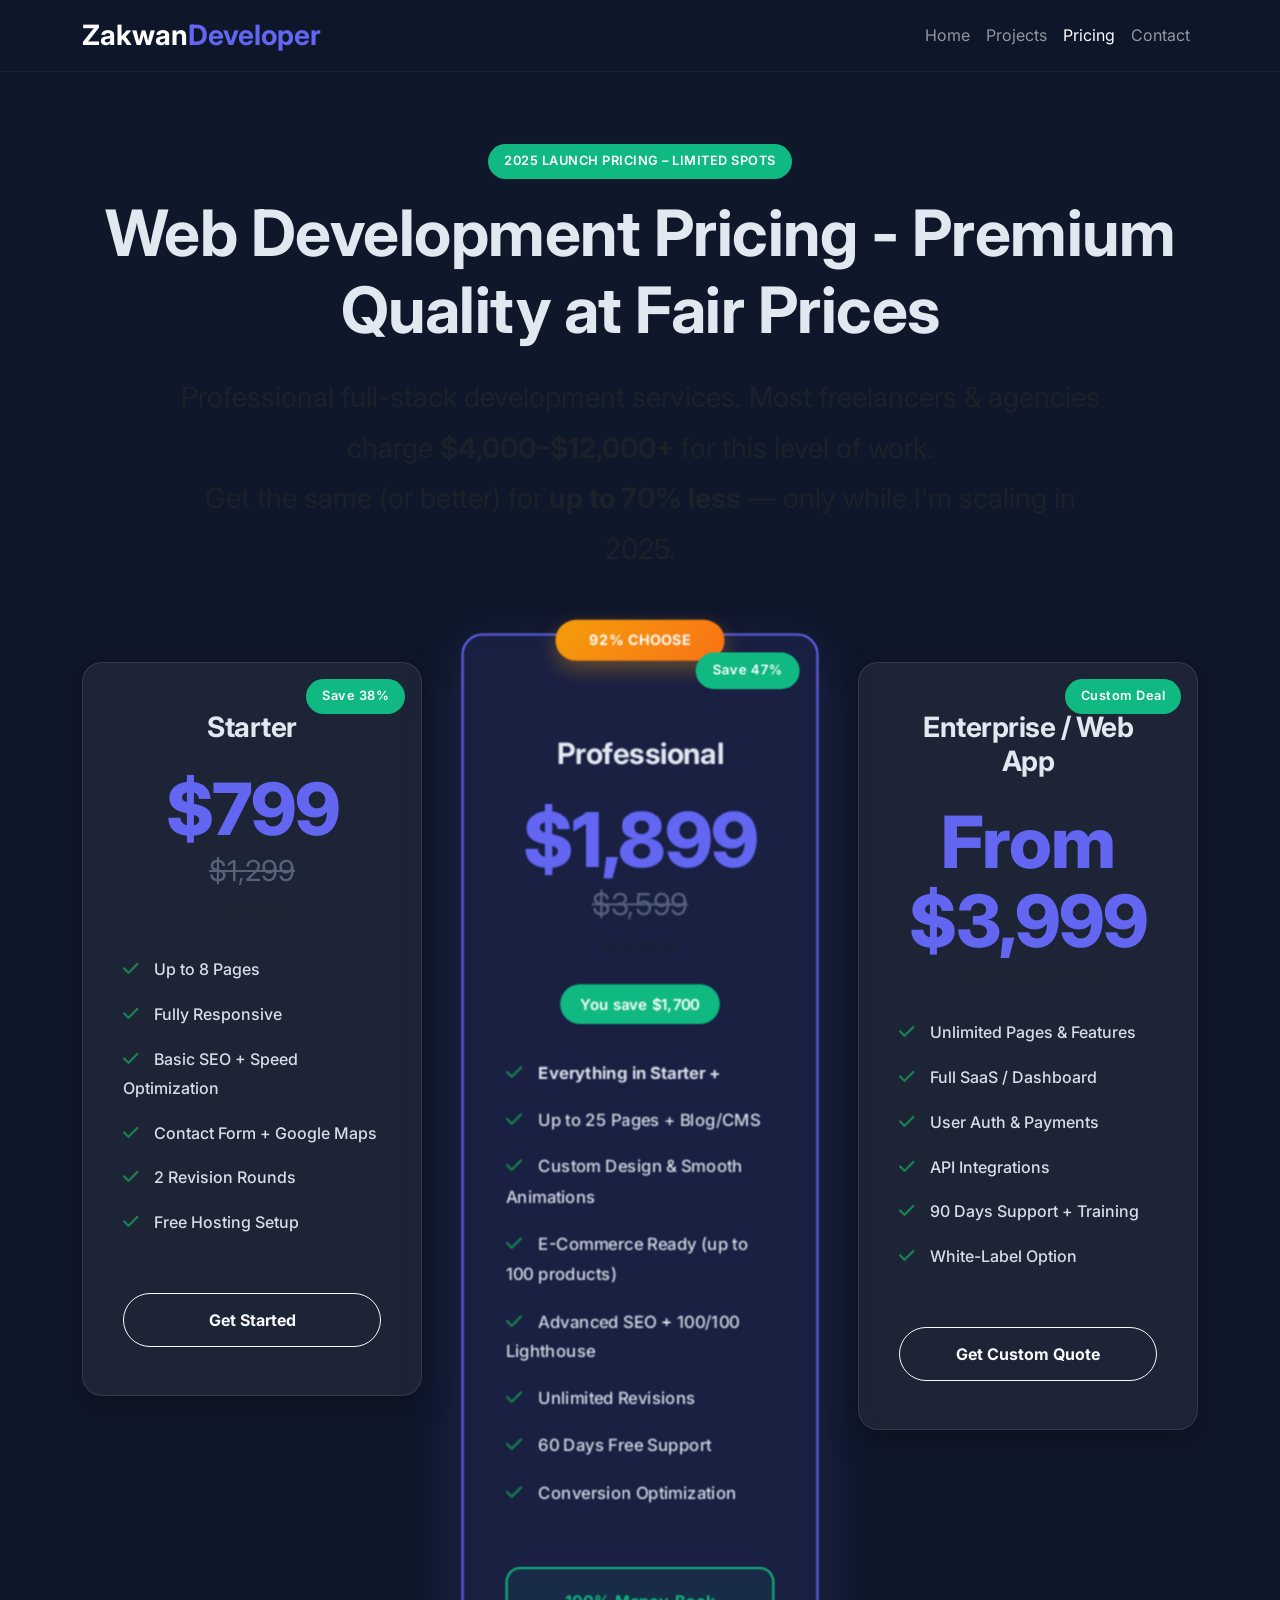
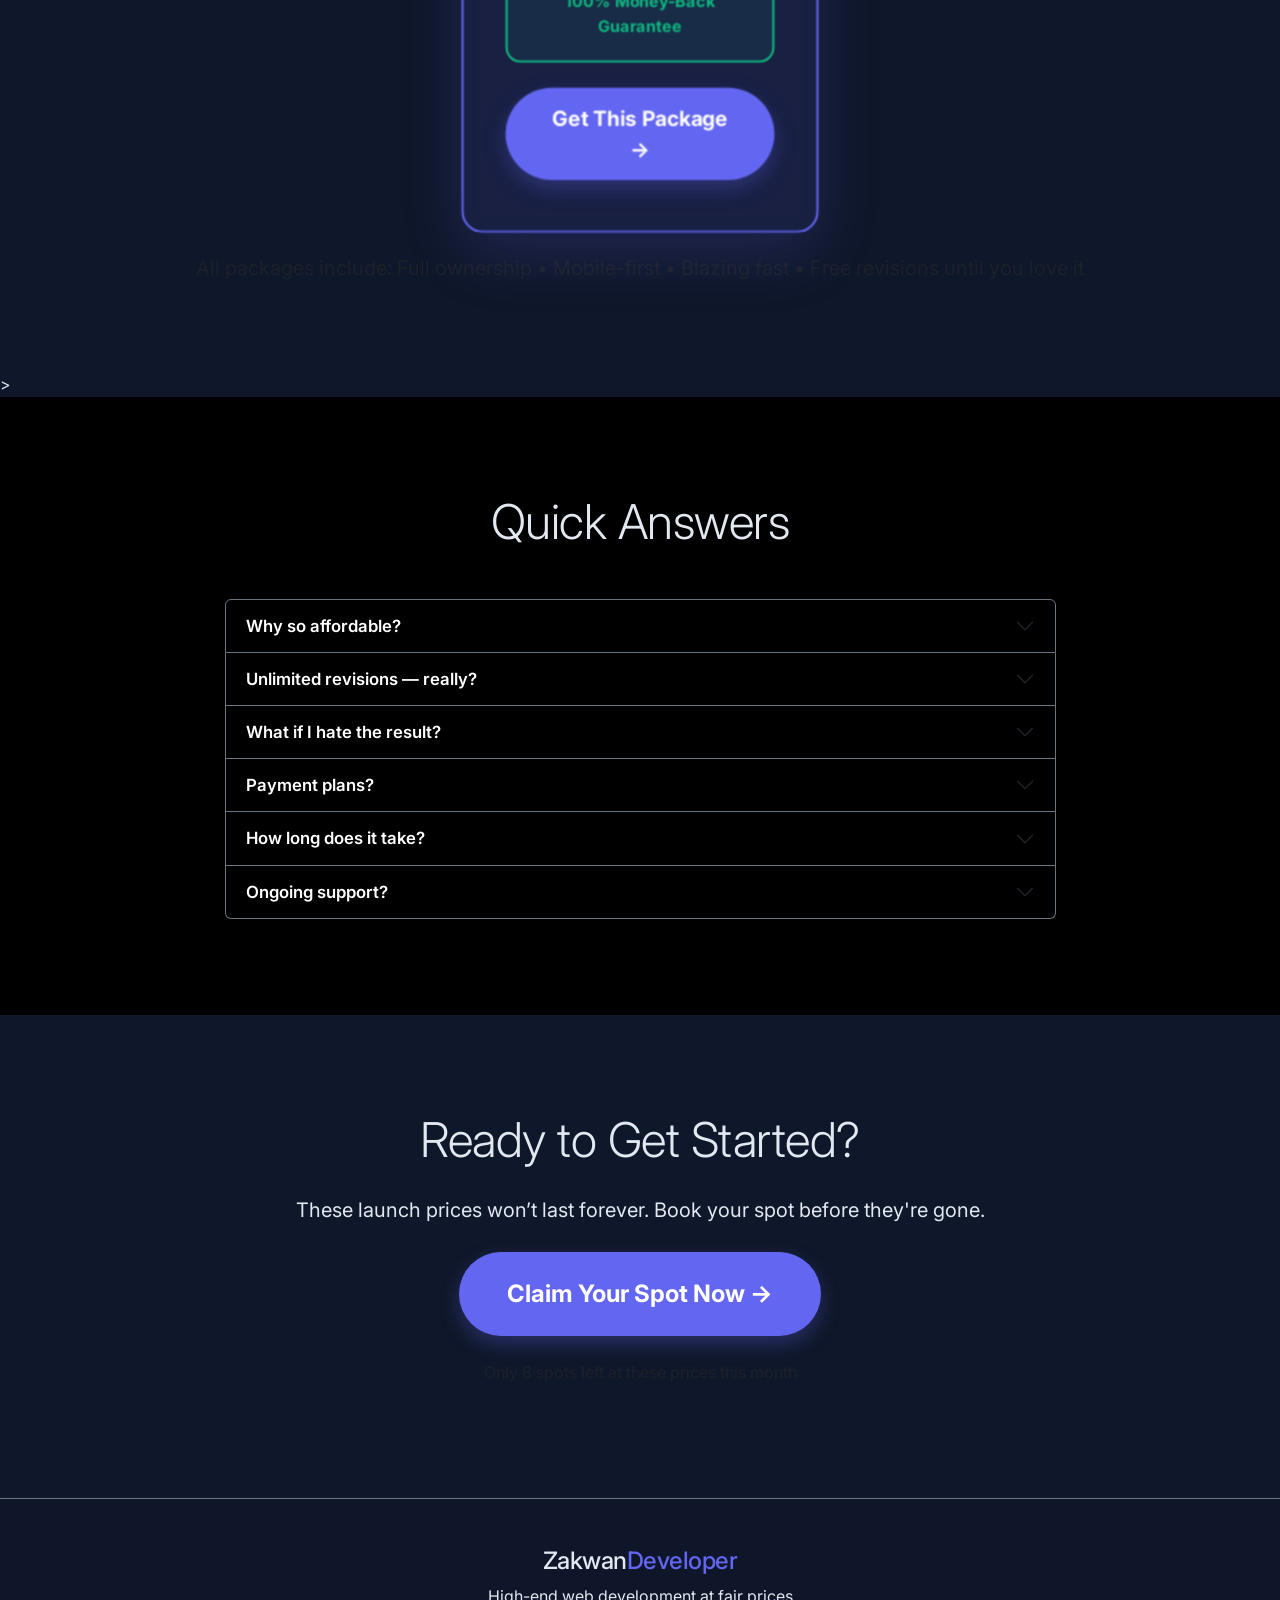
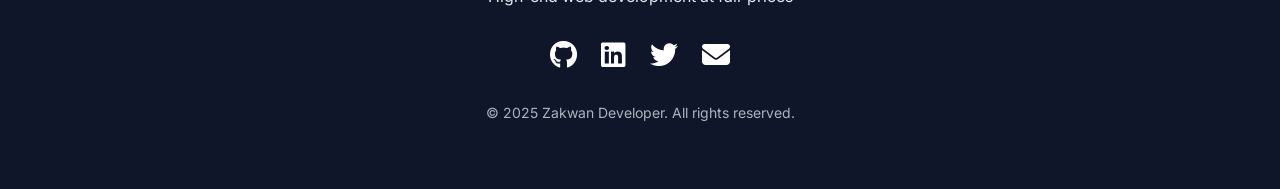
<file: pricing.html>
<!DOCTYPE html>
<html lang="en">
<head>
  <meta charset="UTF-8" />
  <meta name="viewport" content="width=device-width, initial-scale=1.0"/>
  
  <!-- SEO Meta Tags -->
  <meta name="description" content="Zakwan Developer Pricing - Professional Web Development Services. React, Next.js, MERN Stack. Transparent pricing for custom websites, e-commerce, SaaS apps. 2025 Launch Pricing."/>
  <meta name="keywords" content="web development pricing, React developer cost, Next.js development price, freelance developer rates Pakistan, custom website cost"/>
  <meta name="robots" content="index, follow" />
  <meta name="author" content="Muhammad Rehan (Zakwan)" />
  
  <meta property="og:type" content="website" />
  <meta property="og:title" content="Pricing | Zakwan Developer - Full-Stack Development Services" />
  <meta property="og:description" content="Transparent pricing for web development services. React, Next.js, Node.js, and full-stack solutions. 3 packages to fit your budget." />
  <meta property="og:url" content="https://zakwandeveloper.com/pricing.html" />
  
  <meta name="twitter:card" content="summary" />
  <meta name="twitter:title" content="Web Development Pricing | Zakwan Developer" />
  <meta name="twitter:description" content="Professional web development services at fair prices. React, Next.js, MERN Stack." />
  
  <link rel="canonical" href="https://zakwandeveloper.com/pricing.html" />
  <title>Pricing | Zakwan Developer - Web Development Services 2025</title>

  <!-- Last Updated Meta -->
  <meta name="last-modified" content="2025-11-19" />
  <meta name="updated" content="2025-11-19" />

  <!-- Fonts & Icons -->
  <link href="https://fonts.googleapis.com/css2?family=Inter:wght@300;400;500;600;700;800&display=swap" rel="stylesheet"/>
  <link rel="stylesheet" href="https://cdnjs.cloudflare.com/ajax/libs/font-awesome/6.5.0/css/all.min.css"/>
  <link href="https://cdn.jsdelivr.net/npm/bootstrap@5.3.3/dist/css/bootstrap.min.css" rel="stylesheet"/>
  <link href="https://unpkg.com/aos@2.3.4/dist/aos.css" rel="stylesheet"/>

  <!-- JSON-LD Structured Data for Pricing -->
  <script type="application/ld+json">
  {
    "@context": "https://schema.org",
    "@type": "Service",
    "name": "Web Development Services",
    "provider": {
      "@type": "Person",
      "name": "Muhammad Rehan (Zakwan)",
      "url": "https://zakwandeveloper.com"
    },
    "areaServed": "PK",
    "hasOfferCatalog": {
      "@type": "OfferCatalog",
      "name": "Web Development Packages",
      "itemListElement": [
        {
          "@type": "Offer",
          "name": "Starter Package",
          "price": "799",
          "priceCurrency": "USD",
          "description": "Up to 8 pages, fully responsive website"
        },
        {
          "@type": "Offer",
          "name": "Professional Package",
          "price": "1899",
          "priceCurrency": "USD",
          "description": "Up to 25 pages, blog/CMS, e-commerce ready"
        },
        {
          "@type": "Offer",
          "name": "Enterprise Package",
          "price": "3999",
          "priceCurrency": "USD",
          "description": "Custom SaaS, unlimited features, full support"
        }
      ]
    }
  }
  </script>

  <style>
    :root {
      --primary: #6366f1;
      --primary-dark: #4f46e5;
      --success: #10b981;
      --bg: #0f172a;
      --card: rgba(255, 255, 255, 0.06);
      --text: #e2e8f0;
    }
    body { font-family: 'Inter', sans-serif; background: var(--bg); color: var(--text); line-height: 1.6; }
    .navbar { background: rgba(15, 23, 42, 0.98) !important; backdrop-filter: blur(12px); border-bottom: 1px solid rgba(255,255,255,0.05); }
    
    /* Professional Section Styles */
    section { position: relative; }
    h1, h2, h3, h4, h5, h6 { letter-spacing: -0.5px; }
    .display-3 { font-weight: 700; }
    .lead { font-weight: 400; line-height: 1.8; }
    
    /* Feature List Improvements */
    .list-unstyled li {
      line-height: 1.8;
      font-weight: 500;
      opacity: 0.95;
    }
    .list-unstyled li i {
      font-size: 1.1rem;
    }
    
    /* Accordion Styling */
    .accordion-button {
      font-weight: 600;
      font-size: 1.05rem;
      transition: all 0.3s ease;
    }
    .accordion-button:not(.collapsed) {
      color: var(--primary);
    }
    .accordion-body {
      padding: 1.5rem;
      font-weight: 500;
      opacity: 0.9;
    }
    
    /* Footer Enhancement */
    footer {
      background: rgba(15, 23, 42, 0.6);
    }

    .pricing-card {
      background: var(--card);
      border-radius: 20px;
      padding: 3rem 2.5rem;
      border: 1px solid rgba(255,255,255,0.1);
      transition: all 0.35s cubic-bezier(0.23, 1, 0.320, 1);
      backdrop-filter: blur(8px);
      box-shadow: 0 8px 32px rgba(0,0,0,0.3);
    }
    .pricing-card:hover { 
      transform: translateY(-16px); 
      box-shadow: 0 24px 64px rgba(99,102,241,0.25);
      border-color: rgba(255,255,255,0.15);
    }
    .popular {
      border: 2px solid var(--primary) !important;
      transform: scale(1.05);
      position: relative;
      z-index: 10;
      background: rgba(99,102,241,0.12);
      box-shadow: 0 20px 60px rgba(99,102,241,0.2);
    }
    .popular:hover {
      transform: scale(1.05) translateY(-16px);
      box-shadow: 0 28px 80px rgba(99,102,241,0.35);
    }
    .popular-badge {
      position: absolute;
      top: -15px;
      left: 50%;
      transform: translateX(-50%);
      background: linear-gradient(135deg, #f59e0b, #f97316);
      color: white;
      padding: 0.55rem 2rem;
      border-radius: 50px;
      font-weight: 700;
      font-size: 0.85rem;
      letter-spacing: 0.5px;
      box-shadow: 0 8px 20px rgba(245, 158, 11, 0.35);
    }
    .launch-badge {
      background: var(--success);
      color: white;
      padding: 0.45rem 1rem;
      border-radius: 50px;
      font-size: 0.8rem;
      font-weight: 600;
      letter-spacing: 0.5px;
    }
    .price-big { 
      font-size: 4.5rem; 
      font-weight: 800; 
      color: var(--primary); 
      line-height: 1.1; 
      letter-spacing: -1px; 
    }
    .old-price { 
      font-size: 1.8rem; 
      text-decoration: line-through; 
      color: #64748b; 
      opacity: 0.8; 
    }
    .save-badge { 
      background: var(--success); 
      color: white; 
      padding: 0.45rem 1.2rem; 
      border-radius: 50px; 
      font-weight: 600; 
      font-size: 0.9rem; 
    }
    .guarantee-badge { 
      background: rgba(16, 185, 129, 0.08); 
      border: 2px solid var(--success); 
      color: var(--success); 
      padding: 1.2rem 1.5rem; 
      border-radius: 14px; 
      font-weight: 700; 
      font-size: 0.95rem; 
      letter-spacing: 0.3px; 
    }
    .btn-main { 
      background: var(--primary); 
      border: none; 
      border-radius: 50px; 
      padding: 14px 42px; 
      font-weight: 700; 
      font-size: 1rem; 
      transition: all 0.3s cubic-bezier(0.23, 1, 0.320, 1);
      color: white;
      box-shadow: 0 8px 20px rgba(99,102,241,0.3);
    }
    .btn-main:hover { 
      background: var(--primary-dark); 
      transform: translateY(-4px); 
      box-shadow: 0 16px 40px rgba(99,102,241,0.45);
    }
    .btn-outline-light {
      border-radius: 50px;
      padding: 14px 42px;
      font-weight: 700;
      font-size: 1rem;
      transition: all 0.3s cubic-bezier(0.23, 1, 0.320, 1);
    }
    .btn-outline-light:hover {
      background: var(--primary);
      border-color: var(--primary);
      color: white;
    }
    
    /* Utility Classes */
    .brand-accent { color: var(--primary); }
    .feature-list { max-width: 320px; }
    .feature-list-pro { max-width: 340px; }
    .feature-list-starter { max-width: 300px; }
  </style>
</head>
<body>

  <!-- Navbar -->
  <nav class="navbar navbar-expand-lg navbar-dark fixed-top">
    <div class="container">
      <a class="navbar-brand fw-bold fs-3" href="index.html">Zakwan<span class="brand-accent">Developer</span></a>
      <button class="navbar-toggler" type="button" data-bs-toggle="collapse" data-bs-target="#navbarNav" title="Toggle navigation menu">
        <span class="navbar-toggler-icon"></span>
      </button>
      <div class="collapse navbar-collapse" id="navbarNav">
        <ul class="navbar-nav ms-auto">
          <li><a class="nav-link" href="index.html">Home</a></li>
          <li><a class="nav-link" href="projects.html">Projects</a></li>
          <li><a class="nav-link active" href="pricing.html">Pricing</a></li>
          <li><a class="nav-link" href="contact.html">Contact</a></li>
        </ul>
      </div>
    </div>
  </nav>

  <!-- Hero -->
  <section class="pt-5 mt-5 text-center">
    <div class="container pt-5" data-aos="fade-up">
      <span class="launch-badge mb-3 d-inline-block">2025 LAUNCH PRICING – LIMITED SPOTS</span>
      <h1 class="display-3 fw-bold mb-4">Web Development Pricing - Premium Quality at Fair Prices</h1>
      <p class="lead fs-3 text-muted col-lg-10 mx-auto">
        Professional full-stack development services. Most freelancers & agencies charge <strong>$4,000–$12,000+</strong> for this level of work.<br>
        Get the same (or better) for <strong>up to 70% less</strong> — only while I'm scaling in 2025.
      </p>
    </div>
  </section>

  <!-- Pricing Cards -->
  <section class="py-5">
    <div class="container py-4">
      <div class="row g-5 justify-content-center">

        <!-- Starter – Anchor/Decoy -->
        <div class="col-lg-4" data-aos="fade-up" data-aos-delay="100">
          <div class="pricing-card text-center position-relative">
            <span class="launch-badge position-absolute top-0 end-0 mt-3 me-3">Save 38%</span>
            <h3 class="fw-bold mb-4">Starter</h3>
            <div class="mb-4">
              <span class="price-big">$799</span>
              <p class="old-price mb-1">$1,299</p>
              <p class="text-muted fw-600">one-time</p>
            </div>
            <ul class="list-unstyled mb-5 text-start mx-auto feature-list-starter">
              <li class="py-2"><i class="fas fa-check text-success me-3"></i>Up to 8 Pages</li>
              <li class="py-2"><i class="fas fa-check text-success me-3"></i>Fully Responsive</li>
              <li class="py-2"><i class="fas fa-check text-success me-3"></i>Basic SEO + Speed Optimization</li>
              <li class="py-2"><i class="fas fa-check text-success me-3"></i>Contact Form + Google Maps</li>
              <li class="py-2"><i class="fas fa-check text-success me-3"></i>2 Revision Rounds</li>
              <li class="py-2"><i class="fas fa-check text-success me-3"></i>Free Hosting Setup</li>
            </ul>
            <a href="contact.html" class="btn btn-outline-light w-100">Get Started</a>
          </div>
        </div>

        <!-- Professional – HERO PACKAGE (Psychological Sweet Spot) -->
        <div class="col-lg-4" data-aos="fade-up" data-aos-delay="200">
          <div class="pricing-card popular text-center position-relative">
            <div class="popular-badge"> 92% CHOOSE</div>
            <span class="launch-badge position-absolute top-0 end-0 mt-3 me-3">Save 47%</span>
            <h3 class="fw-bold mb-4 mt-5">Professional</h3>
            <div class="mb-4">
              <span class="price-big">$1,899</span>
              <p class="old-price mb-1">$3,599</p>
              <p class="text-muted fw-600">one-time</p>
              <span class="save-badge d-inline-block mt-2">You save $1,700</span>
            </div>
            <ul class="list-unstyled mb-5 text-start mx-auto feature-list-pro">
              <li class="py-2"><i class="fas fa-check text-success me-3"></i><strong>Everything in Starter +</strong></li>
              <li class="py-2"><i class="fas fa-check text-success me-3"></i>Up to 25 Pages + Blog/CMS</li>
              <li class="py-2"><i class="fas fa-check text-success me-3"></i>Custom Design & Smooth Animations</li>
              <li class="py-2"><i class="fas fa-check text-success me-3"></i>E-Commerce Ready (up to 100 products)</li>
              <li class="py-2"><i class="fas fa-check text-success me-3"></i>Advanced SEO + 100/100 Lighthouse</li>
              <li class="py-2"><i class="fas fa-check text-success me-3"></i>Unlimited Revisions</li>
              <li class="py-2"><i class="fas fa-check text-success me-3"></i>60 Days Free Support</li>
              <li class="py-2"><i class="fas fa-check text-success me-3"></i>Conversion Optimization</li>
            </ul>
            <div class="guarantee-badge mb-4">100% Money-Back Guarantee</div>
            <a href="contact.html" class="btn btn-main w-100 fs-5">Get This Package →</a>
          </div>
        </div>

        <!-- Enterprise – Premium Tier -->
        <div class="col-lg-4" data-aos="fade-up" data-aos-delay="300">
          <div class="pricing-card text-center position-relative">
            <span class="launch-badge position-absolute top-0 end-0 mt-3 me-3">Custom Deal</span>
            <h3 class="fw-bold mb-4">Enterprise / Web App</h3>
            <div class="mb-4">
              <span class="price-big">From $3,999</span>
              <p class="text-muted fw-600">custom quote in 24h</p>
            </div>
            <ul class="list-unstyled mb-5 text-start mx-auto feature-list">
              <li class="py-2"><i class="fas fa-check text-success me-3"></i>Unlimited Pages & Features</li>
              <li class="py-2"><i class="fas fa-check text-success me-3"></i>Full SaaS / Dashboard</li>
              <li class="py-2"><i class="fas fa-check text-success me-3"></i>User Auth & Payments</li>
              <li class="py-2"><i class="fas fa-check text-success me-3"></i>API Integrations</li>
              <li class="py-2"><i class="fas fa-check text-success me-3"></i>90 Days Support + Training</li>
              <li class="py-2"><i class="fas fa-check text-success me-3"></i>White-Label Option</li>
            </ul>
            <a href="contact.html" class="btn btn-outline-light w-100">Get Custom Quote</a>
          </div>
        </div>

      </div>

      <div class="text-center mt-5">
        <p class="fs-5 text-muted">All packages include: Full ownership • Mobile-first • Blazing fast • Free revisions until you love it</p>
      </div>
    </div>
  </section>
>
   <!-- Super-Concise FAQ -->
  <section class="py-5 bg-black">
    <div class="container py-5">
      <h2 class="text-center display-5 mb-5">Quick Answers</h2>
      <div class="row justify-content-center">
        <div class="col-lg-9">
          <div class="accordion" id="faq">

            <div class="accordion-item bg-transparent border-bottom border-secondary">
              <h2 class="accordion-header">
                <button class="accordion-button text-white bg-transparent shadow-none collapsed" type="button" data-bs-toggle="collapse" data-bs-target="#q1">
                  Why so affordable?
                </button>
              </h2>
              <div id="q1" class="accordion-collapse collapse" data-bs-parent="#faq">
                <div class="accordion-body">2025 launch pricing while I scale. No agency markup, direct work only.</div>
              </div>
            </div>

            <div class="accordion-item bg-transparent border-bottom border-secondary">
              <h2 class="accordion-header">
                <button class="accordion-button text-white bg-transparent shadow-none collapsed" type="button" data-bs-toggle="collapse" data-bs-target="#q2">
                  Unlimited revisions — really?
                </button>
              </h2>
              <div id="q2" class="accordion-collapse collapse" data-bs-parent="#faq">
                <div class="accordion-body">Yes on Professional & Enterprise. I don’t stop until you love it.</div>
              </div>
            </div>

            <div class="accordion-item bg-transparent border-bottom border-secondary">
              <h2 class="accordion-header">
                <button class="accordion-button text-white bg-transparent shadow-none collapsed" type="button" data-bs-toggle="collapse" data-bs-target="#q3">
                  What if I hate the result?
                </button>
              </h2>
              <div id="q3" class="accordion-collapse collapse" data-bs-parent="#faq">
                <div class="accordion-body">Full refund within 14 days. Zero risk.</div>
              </div>
            </div>

            <div class="accordion-item bg-transparent border-bottom border-secondary">
              <h2 class="accordion-header">
                <button class="accordion-button text-white bg-transparent shadow-none collapsed" type="button" data-bs-toggle="collapse" data-bs-target="#q4">
                  Payment plans?
                </button>
              </h2>
              <div id="q4" class="accordion-collapse collapse" data-bs-parent="#faq">
                <div class="accordion-body">50/50 or 3–4 installments on larger projects.</div>
              </div>
            </div>

            <div class="accordion-item bg-transparent border-bottom border-secondary">
              <h2 class="accordion-header">
                <button class="accordion-button text-white bg-transparent shadow-none collapsed" type="button" data-bs-toggle="collapse" data-bs-target="#q5">
                  How long does it take?
                </button>
              </h2>
              <div id="q5" class="accordion-collapse collapse" data-bs-parent="#faq">
                <div class="accordion-body">Starter: 1–2 weeks • Pro: 3–5 weeks • Enterprise: 6–12 weeks</div>
              </div>
            </div>

            <div class="accordion-item bg-transparent border-bottom border-secondary">
              <h2 class="accordion-header">
                <button class="accordion-button text-white bg-transparent shadow-none collapsed" type="button" data-bs-toggle="collapse" data-bs-target="#q6">
                  Ongoing support?
                </button>
              </h2>
              <div id="q6" class="accordion-collapse collapse" data-bs-parent="#faq">
                <div class="accordion-body">Yes — from $199/month (updates, backups, priority fixes).</div>
              </div>
            </div>

          </div>
        </div>
      </div>
    </div>
  </section>

  <!-- Final CTA -->
  <section class="py-5 text-center">
    <div class="container py-5">
      <h2 class="display-5 mb-4">Ready to Get Started?</h2>
      <p class="lead mb-4">These launch prices won’t last forever. Book your spot before they're gone.</p>
      <a href="contact.html" class="btn btn-main btn-lg px-5 py-4 fs-4">Claim Your Spot Now →</a>
      <p class="mt-4 text-muted">Only 8 spots left at these prices this month</p>
    </div>
  </section>

  <!-- Footer -->
  <footer class="py-5 text-center border-top border-secondary">
    <div class="container">
      <h4>Zakwan<span class="brand-accent">Developer</span></h4>
      <p class="mb-3">High-end web development at fair prices</p>
      <div class="d-flex justify-content-center gap-4 my-4 fs-3">
        <a href="https://github.com/zakwanch" target="_blank" rel="noopener noreferrer" class="text-white" title="GitHub" aria-label="Visit Zakwan Developer on GitHub">
          <i class="fab fa-github" aria-hidden="true"></i>
        </a>
        <a href="https://www.linkedin.com/in/zakwanch" target="_blank" rel="noopener noreferrer" class="text-white" title="LinkedIn" aria-label="Visit Zakwan Developer on LinkedIn">
          <i class="fab fa-linkedin" aria-hidden="true"></i>
        </a>
        <a href="https://twitter.com/zakwanc" target="_blank" rel="noopener noreferrer" class="text-white" title="Twitter" aria-label="Visit Zakwan Developer on Twitter">
          <i class="fab fa-twitter" aria-hidden="true"></i>
        </a>
        <a href="mailto:zakwan@example.com" class="text-white" title="Email" aria-label="Email Zakwan Developer">
          <i class="fas fa-envelope" aria-hidden="true"></i>
        </a>
      </div>
      <p class="small opacity-75">© 2025 Zakwan Developer. All rights reserved.</p>
    </div>
  </footer>

  <!-- Google Tag Manager (noscript) -->
  <noscript><iframe src="https://www.googletagmanager.com/ns.html?id=GTM-NXXXXXXXXXXX"
  height="0" width="0" style="display:none;visibility:hidden"></iframe></noscript>

  <!-- Scripts -->
  <script src="https://cdn.jsdelivr.net/npm/bootstrap@5.3.3/dist/js/bootstrap.bundle.min.js"></script>
  <script src="https://unpkg.com/aos@2.3.4/dist/aos.js"></script>
  
  <!-- Google Tag Manager -->
  <script>
  (function(w,d,s,l,i){w[l]=w[l]||[];w[l].push({'gtm.start':
  new Date().getTime(),event:'gtm.js'});var f=d.getElementsByTagName(s)[0],
  j=d.createElement(s),dl=l!='dataLayer'?'&l='+l:'';j.async=true;j.src=
  'https://www.googletagmanager.com/gtm.js?id='+i+dl;f.parentNode.insertBefore(j,f);
  })(window,document,'script','dataLayer','GTM-NXXXXXXXXXXX');
  </script>

  <!-- Google Analytics 4 -->
  <script async src="https://www.googletagmanager.com/gtag/js?id=G-NNNNNNNNNN"></script>
  <script>
    window.dataLayer = window.dataLayer || [];
    function gtag(){dataLayer.push(arguments);}
    gtag('js', new Date());
    gtag('config', 'G-NNNNNNNNNN', {'anonymize_ip': true});
  </script>
  
  <script>
    AOS.init({ once: true, duration: 1000 });
  </script>
</body>
</html>
</file>
